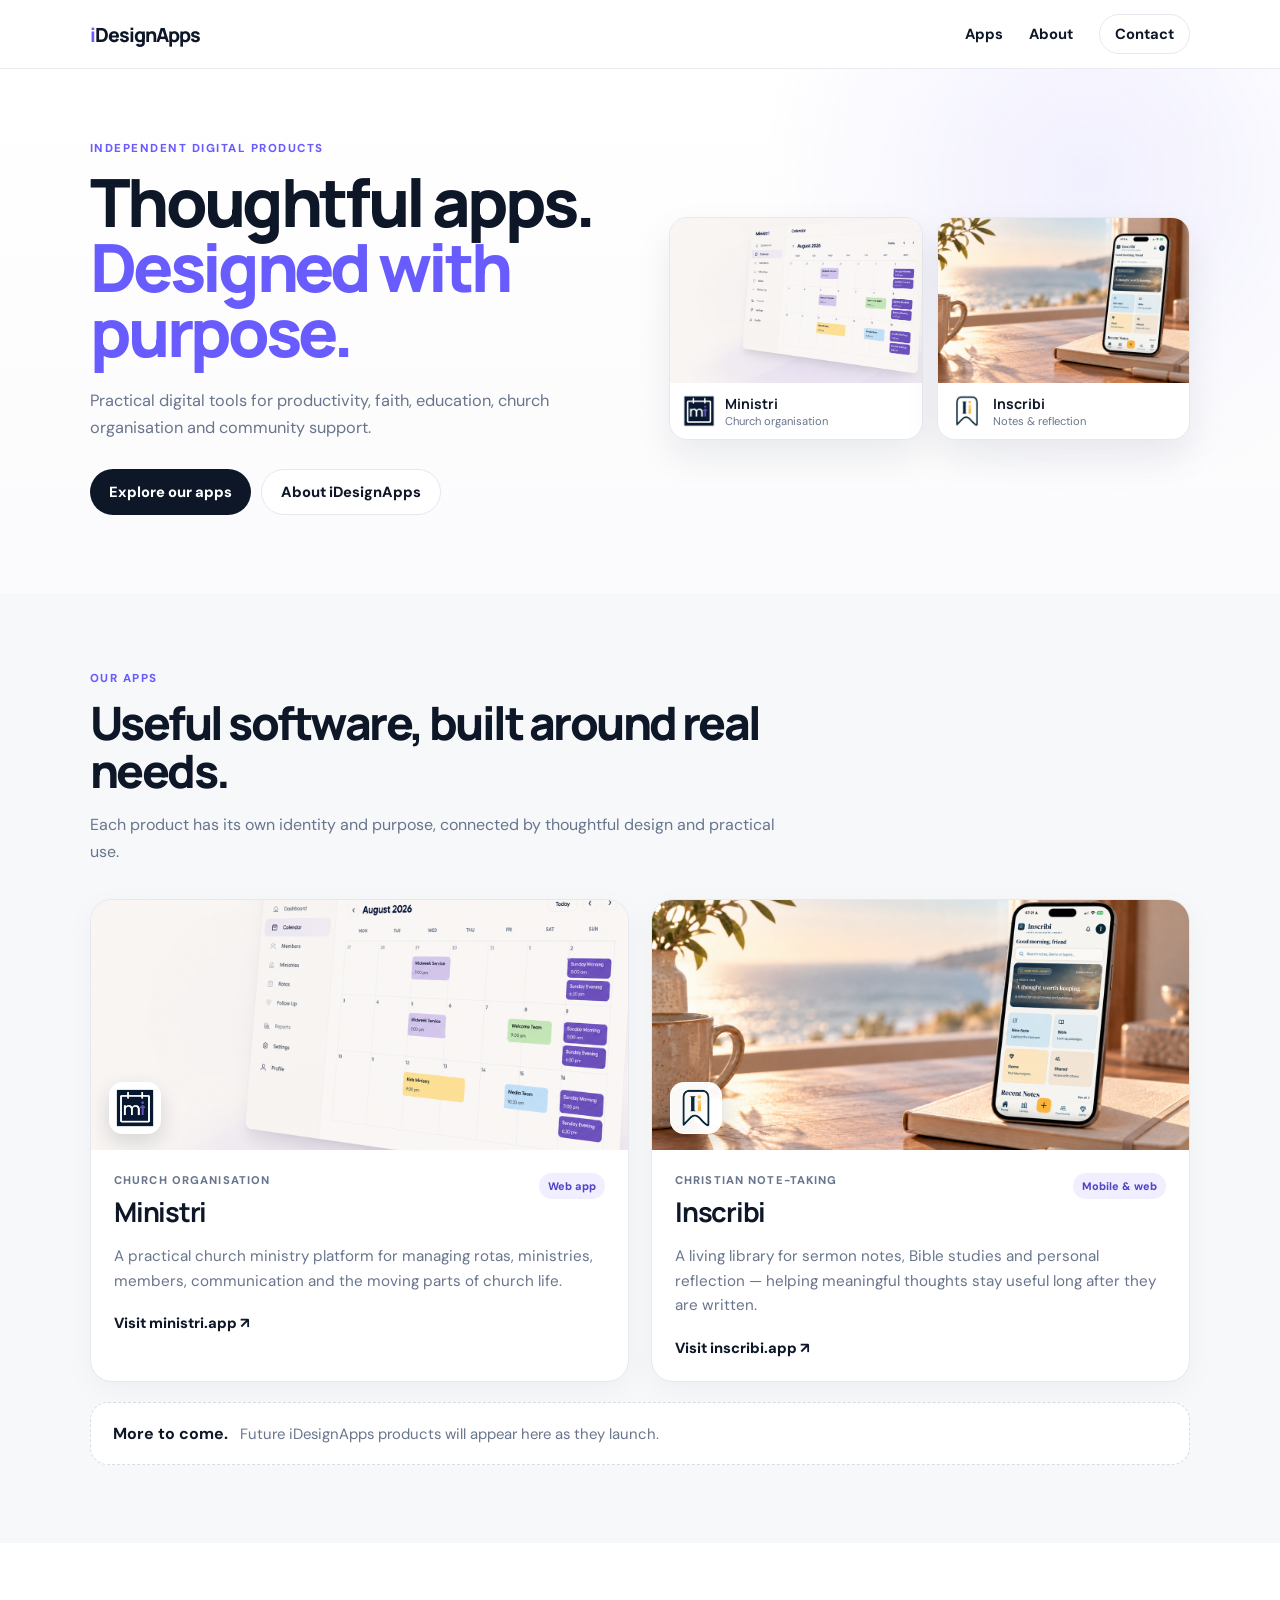
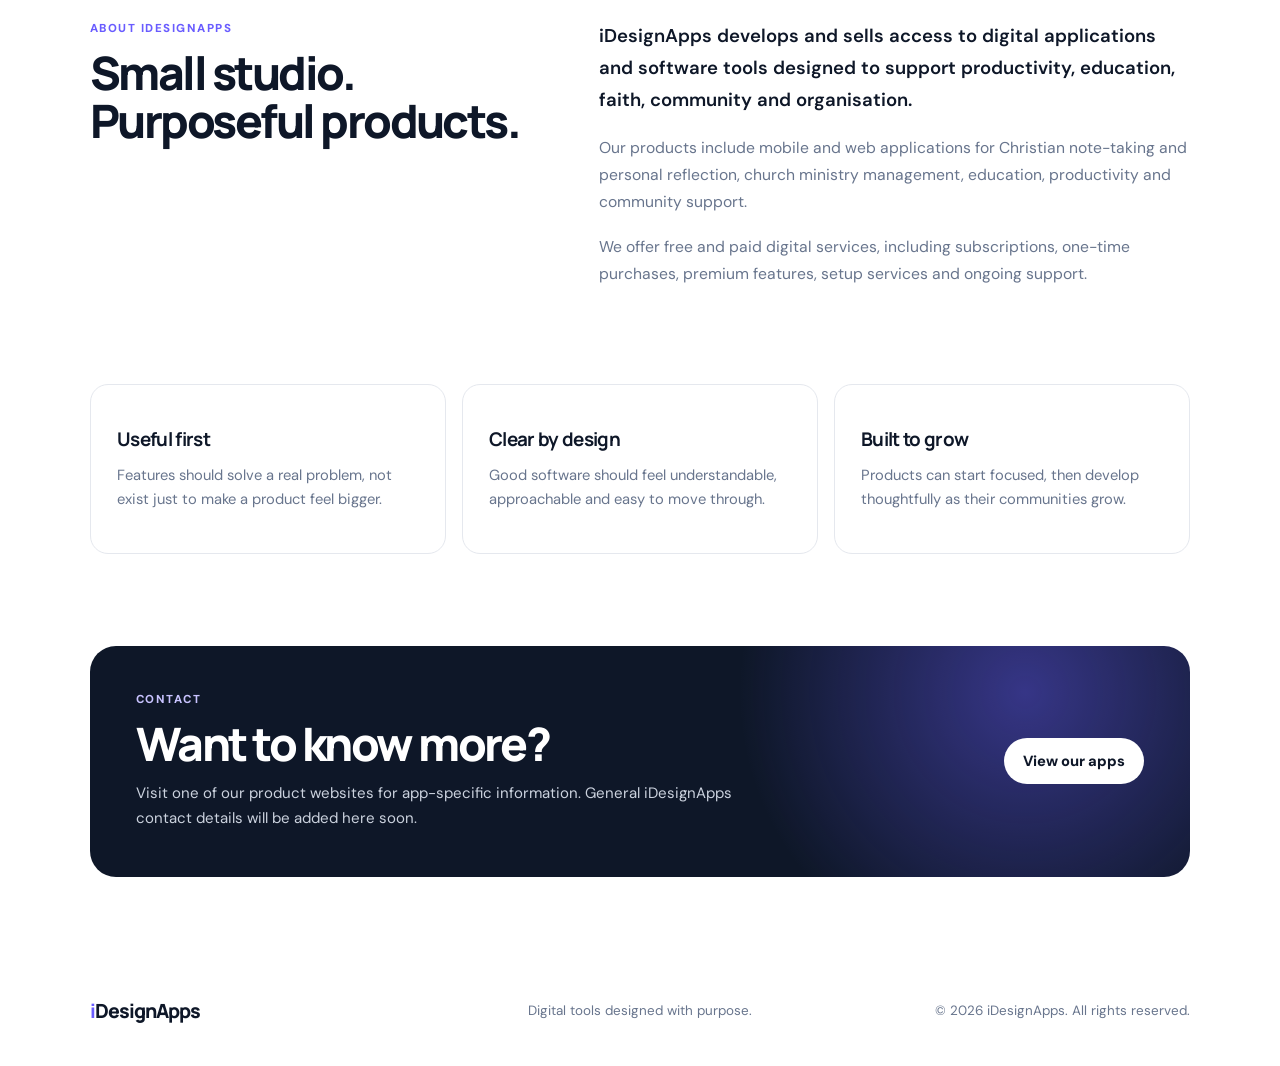
<file: index.html>
<!DOCTYPE html>
<html lang="en-GB">
<head>
  <meta charset="UTF-8">
  <meta name="viewport" content="width=device-width, initial-scale=1.0">
  <meta name="description" content="iDesignApps creates practical digital tools for productivity, faith, education, church organisation and community support.">
  <meta name="theme-color" content="#0f1728">
  <title>iDesignApps — Thoughtful digital tools</title>
  <link rel="icon" href="favicon.svg" type="image/svg+xml">
  <link rel="preconnect" href="https://fonts.googleapis.com">
  <link rel="preconnect" href="https://fonts.gstatic.com" crossorigin>
  <link href="https://fonts.googleapis.com/css2?family=DM+Sans:wght@400;500;600;700&family=Manrope:wght@500;600;700;800&display=swap" rel="stylesheet">
  <link rel="stylesheet" href="styles.css">
</head>
<body>
<header class="site-header">
  <div class="container nav-wrap">
    <a href="#top" class="wordmark"><span>i</span>DesignApps</a>
    <button class="nav-toggle" aria-expanded="false" aria-controls="main-nav" aria-label="Open navigation"><i></i><i></i></button>
    <nav id="main-nav" class="main-nav">
      <a href="#apps">Apps</a>
      <a href="#about">About</a>
      <a class="nav-cta" href="#contact">Contact</a>
    </nav>
  </div>
</header>

<main id="top">
  <section class="hero">
    <div class="container hero-grid">
      <div>
        <p class="eyebrow">Independent digital products</p>
        <h1>Thoughtful apps.<br><span>Designed with purpose.</span></h1>
        <p class="hero-text">Practical digital tools for productivity, faith, education, church organisation and community support.</p>
        <div class="hero-actions">
          <a class="button dark" href="#apps">Explore our apps</a>
          <a class="button outline" href="#about">About iDesignApps</a>
        </div>
      </div>

      <div class="mini-showcase" aria-label="iDesignApps product previews">
        <a class="mini-product" href="https://ministri.app" target="_blank" rel="noopener noreferrer">
          <img class="mini-hero" src="ministri-hero.png" alt="Ministri calendar interface">
          <div class="mini-product-meta">
            <img class="mini-product-logo" src="ministri-logo-web.png" alt="">
            <div><strong>Ministri</strong><small>Church organisation</small></div>
          </div>
        </a>

        <a class="mini-product" href="https://inscribi.app" target="_blank" rel="noopener noreferrer">
          <img class="mini-hero" src="inscribi-hero.png" alt="Inscribi app interface">
          <div class="mini-product-meta">
            <img class="mini-product-logo" src="inscribi-logo-web.png" alt="">
            <div><strong>Inscribi</strong><small>Notes & reflection</small></div>
          </div>
        </a>
      </div>
    </div>
  </section>

  <section id="apps" class="apps-section section">
    <div class="container">
      <div class="section-heading">
        <p class="eyebrow">Our apps</p>
        <h2>Useful software, built around real needs.</h2>
        <p>Each product has its own identity and purpose, connected by thoughtful design and practical use.</p>
      </div>

      <div class="app-grid">
        <a class="app-card" href="https://ministri.app" target="_blank" rel="noopener noreferrer">
          <div class="app-media">
            <img class="app-media-image" src="ministri-hero.png" alt="Ministri calendar dashboard">
            <img class="app-logo" src="ministri-logo-web.png" alt="Ministri logo">
          </div>
          <div class="app-content">
            <div class="title-row">
              <div>
                <p class="app-category">Church organisation</p>
                <h3>Ministri</h3>
              </div>
              <span class="pill">Web app</span>
            </div>
            <p>A practical church ministry platform for managing rotas, ministries, members, communication and the moving parts of church life.</p>
            <span class="visit">Visit ministri.app ↗</span>
          </div>
        </a>

        <a class="app-card" href="https://inscribi.app" target="_blank" rel="noopener noreferrer">
          <div class="app-media">
            <img class="app-media-image" src="inscribi-hero.png" alt="Inscribi app shown on a phone beside a notebook">
            <img class="app-logo" src="inscribi-logo-web.png" alt="Inscribi logo">
          </div>
          <div class="app-content">
            <div class="title-row">
              <div>
                <p class="app-category">Christian note-taking</p>
                <h3>Inscribi</h3>
              </div>
              <span class="pill">Mobile & web</span>
            </div>
            <p>A living library for sermon notes, Bible studies and personal reflection — helping meaningful thoughts stay useful long after they are written.</p>
            <span class="visit">Visit inscribi.app ↗</span>
          </div>
        </a>
      </div>

      <div class="coming-soon">
        <strong>More to come.</strong>
        <span>Future iDesignApps products will appear here as they launch.</span>
      </div>
    </div>
  </section>

  <section id="about" class="about-section section">
    <div class="container about-grid">
      <div>
        <p class="eyebrow">About iDesignApps</p>
        <h2>Small studio.<br>Purposeful products.</h2>
      </div>
      <div class="about-copy">
        <p class="lead">iDesignApps develops and sells access to digital applications and software tools designed to support productivity, education, faith, community and organisation.</p>
        <p>Our products include mobile and web applications for Christian note-taking and personal reflection, church ministry management, education, productivity and community support.</p>
        <p>We offer free and paid digital services, including subscriptions, one-time purchases, premium features, setup services and ongoing support.</p>
      </div>
    </div>
  </section>

  <section class="principles-section">
    <div class="container principles-grid">
      <article class="principle"><h3>Useful first</h3><p>Features should solve a real problem, not exist just to make a product feel bigger.</p></article>
      <article class="principle"><h3>Clear by design</h3><p>Good software should feel understandable, approachable and easy to move through.</p></article>
      <article class="principle"><h3>Built to grow</h3><p>Products can start focused, then develop thoughtfully as their communities grow.</p></article>
    </div>
  </section>

  <section id="contact" class="contact-section section">
    <div class="container contact-panel">
      <div>
        <p class="eyebrow">Contact</p>
        <h2>Want to know more?</h2>
        <p>Visit one of our product websites for app-specific information. General iDesignApps contact details will be added here soon.</p>
      </div>
      <a class="button light" href="#apps">View our apps</a>
    </div>
  </section>
</main>

<footer class="site-footer">
  <div class="container footer-grid">
    <a href="#top" class="wordmark"><span>i</span>DesignApps</a>
    <p>Digital tools designed with purpose.</p>
    <p>© <span id="year"></span> iDesignApps. All rights reserved.</p>
  </div>
</footer>

<script src="script.js"></script>
</body>
</html>
</file>
<file: styles.css>
:root{
  --ink:#0e1728;--muted:#68758d;--paper:#fff;--soft:#f7f8fa;--line:#e5e8ee;
  --accent:#695cff;--accent-soft:#f1efff;--dark:#0e1728;
}
*{box-sizing:border-box}
html{scroll-behavior:smooth}
body{margin:0;background:var(--paper);color:var(--ink);font-family:"DM Sans",sans-serif;-webkit-font-smoothing:antialiased}
img{display:block;max-width:100%}
a{color:inherit;text-decoration:none}
.container{width:min(1100px,calc(100% - 40px));margin-inline:auto}
.section{padding:78px 0}

.site-header{position:sticky;top:0;z-index:50;border-bottom:1px solid rgba(229,232,238,.85);background:rgba(255,255,255,.92);backdrop-filter:blur(16px)}
.nav-wrap{height:68px;display:flex;align-items:center;justify-content:space-between}
.wordmark{font-family:"Manrope",sans-serif;font-size:1.22rem;font-weight:800;letter-spacing:-.05em}
.wordmark span{color:var(--accent)}
.main-nav{display:flex;align-items:center;gap:26px;font-size:.92rem;font-weight:700}
.nav-cta{padding:9px 15px;border:1px solid var(--line);border-radius:999px}
.nav-toggle{display:none;border:0;background:transparent;width:42px;height:42px;align-items:center;justify-content:center;flex-direction:column;gap:6px}
.nav-toggle i{display:block;width:21px;height:2px;background:var(--ink)}

.eyebrow{margin:0 0 13px;color:var(--accent);font-size:.72rem;font-weight:800;letter-spacing:.13em;text-transform:uppercase}
.hero{padding:72px 0 78px;background:radial-gradient(circle at 85% 20%,rgba(105,92,255,.09),transparent 28%),linear-gradient(180deg,#fff,#fbfbfd)}
.hero-grid{display:grid;grid-template-columns:1fr 1fr;gap:58px;align-items:center}
.hero h1,.section-heading h2,.about-section h2,.contact-panel h2{margin:0;font-family:"Manrope",sans-serif;font-weight:800;letter-spacing:-.055em}
.hero h1{font-size:clamp(3rem,5.2vw,5rem);line-height:.98}
.hero h1 span{color:var(--accent)}
.hero-text{max-width:560px;margin:22px 0 0;color:var(--muted);font-size:1.02rem;line-height:1.68}
.hero-actions{display:flex;gap:10px;flex-wrap:wrap;margin-top:28px}
.button{display:inline-flex;min-height:46px;align-items:center;justify-content:center;padding:0 19px;border-radius:999px;font-size:.92rem;font-weight:800}
.button.dark{color:#fff;background:var(--ink)}
.button.outline{border:1px solid var(--line);background:#fff}
.button.light{background:#fff;color:var(--ink)}

.mini-showcase{display:grid;grid-template-columns:1fr 1fr;gap:14px}
.mini-product{overflow:hidden;border:1px solid var(--line);border-radius:18px;background:#fff;box-shadow:0 16px 36px rgba(14,23,40,.08);transition:transform .2s ease}
.mini-product:hover{transform:translateY(-3px)}
.mini-hero{width:100%;height:165px;object-fit:cover;background:#f4f5f7}
.mini-product:first-child .mini-hero{object-position:center}
.mini-product:last-child .mini-hero{object-position:center}
.mini-product-meta{display:flex;align-items:center;gap:9px;padding:11px 12px}
.mini-product-logo{width:34px!important;height:34px!important;flex:0 0 34px;object-fit:contain}
.mini-product-meta strong,.mini-product-meta small{display:block}
.mini-product-meta strong{font-family:"Manrope",sans-serif;font-size:.88rem}
.mini-product-meta small{margin-top:1px;color:var(--muted);font-size:.7rem}

.apps-section{background:var(--soft)}
.section-heading{max-width:700px;margin-bottom:34px}
.section-heading h2,.about-section h2,.contact-panel h2{font-size:clamp(2.1rem,3.6vw,3.4rem);line-height:1.04}
.section-heading>p:last-child{margin:17px 0 0;color:var(--muted);font-size:1rem;line-height:1.65}
.app-grid{display:grid;grid-template-columns:1fr 1fr;gap:22px}
.app-card{overflow:hidden;border:1px solid var(--line);border-radius:22px;background:#fff;box-shadow:0 8px 30px rgba(14,23,40,.04);transition:transform .2s ease,box-shadow .2s ease}
.app-card:hover{transform:translateY(-4px);box-shadow:0 18px 38px rgba(14,23,40,.09)}
.app-media{position:relative;height:250px;overflow:hidden;background:#f4f5f7}
.app-media-image{width:100%;height:100%;object-fit:cover}
.app-logo{position:absolute;left:18px;bottom:16px;width:52px!important;height:52px!important;object-fit:contain;border:1px solid rgba(255,255,255,.9);border-radius:14px;background:rgba(255,255,255,.96);box-shadow:0 8px 22px rgba(14,23,40,.15);padding:4px}
.app-content{padding:23px}
.title-row{display:flex;justify-content:space-between;gap:14px;align-items:flex-start}
.app-category{margin:0 0 6px;color:var(--muted);font-size:.7rem;font-weight:800;letter-spacing:.10em;text-transform:uppercase}
.app-card h3{margin:0;font-family:"Manrope",sans-serif;font-size:1.7rem;letter-spacing:-.045em}
.pill{flex:0 0 auto;padding:6px 9px;border-radius:999px;background:var(--accent-soft);color:#5144c9;font-size:.68rem;font-weight:800}
.app-content>p{margin:14px 0 0;color:var(--muted);font-size:.95rem;line-height:1.62}
.visit{display:inline-block;margin-top:20px;font-size:.92rem;font-weight:800}
.coming-soon{display:flex;gap:12px;align-items:baseline;margin-top:20px;padding:20px 22px;border:1px dashed #d8dce4;border-radius:18px;background:#fff}
.coming-soon span{color:var(--muted);font-size:.93rem}

.about-grid{display:grid;grid-template-columns:.85fr 1.15fr;gap:72px}
.about-copy p{margin:0 0 18px;color:var(--muted);font-size:.98rem;line-height:1.72}
.about-copy .lead{color:var(--ink);font-size:1.16rem;font-weight:600}
.principles-section{padding:0 0 74px}
.principles-grid{display:grid;grid-template-columns:repeat(3,1fr);gap:16px}
.principle{min-height:170px;display:flex;flex-direction:column;justify-content:center;padding:26px;border:1px solid var(--line);border-radius:18px}
.principle h3{margin:0;font-family:"Manrope",sans-serif;font-size:1.18rem;letter-spacing:-.035em}
.principle p{margin:12px 0 0;color:var(--muted);font-size:.92rem;line-height:1.6}

.contact-section{padding-top:18px}
.contact-panel{display:flex;align-items:center;justify-content:space-between;gap:36px;padding:46px;border-radius:26px;color:#fff;background:radial-gradient(circle at 85% 20%,rgba(105,92,255,.44),transparent 30%),var(--dark)}
.contact-panel .eyebrow{color:#c8c3ff}
.contact-panel p:last-child{max-width:620px;margin:14px 0 0;color:#cbd2de;font-size:.94rem;line-height:1.65}

.site-footer{padding:42px 0}
.footer-grid{display:grid;grid-template-columns:1fr 1fr 1fr;align-items:center;gap:18px}
.footer-grid p{margin:0;color:var(--muted);font-size:.84rem}
.footer-grid p:nth-child(2){text-align:center}
.footer-grid p:last-child{text-align:right}

@media(max-width:900px){
  .hero-grid,.about-grid{grid-template-columns:1fr}
  .hero-grid{gap:38px}
  .mini-showcase{max-width:680px}
  .about-grid{gap:28px}
  .principles-grid{grid-template-columns:1fr}
}
@media(max-width:700px){
  .container{width:min(100% - 28px,1100px)}
  .section{padding:62px 0}
  .nav-toggle{display:flex}
  .main-nav{position:absolute;left:14px;right:14px;top:61px;display:none;flex-direction:column;align-items:stretch;gap:3px;padding:10px;border:1px solid var(--line);border-radius:16px;background:#fff;box-shadow:0 16px 40px rgba(14,23,40,.12)}
  .main-nav.open{display:flex}
  .main-nav a{padding:11px 12px}
  .nav-cta{border:0;background:var(--soft)}
  .hero{padding:58px 0 62px}
  .hero h1{font-size:clamp(2.8rem,14vw,4rem)}
  .mini-showcase{grid-template-columns:1fr}
  .mini-hero{height:180px}
  .app-grid{grid-template-columns:1fr}
  .app-media{height:220px}
  .coming-soon{align-items:flex-start;flex-direction:column;gap:5px}
  .contact-panel{flex-direction:column;align-items:flex-start;padding:32px 24px}
  .footer-grid{grid-template-columns:1fr}
  .footer-grid p:nth-child(2),.footer-grid p:last-child{text-align:left}
}
@media(prefers-reduced-motion:reduce){html{scroll-behavior:auto}*{transition:none!important}}
</file>
